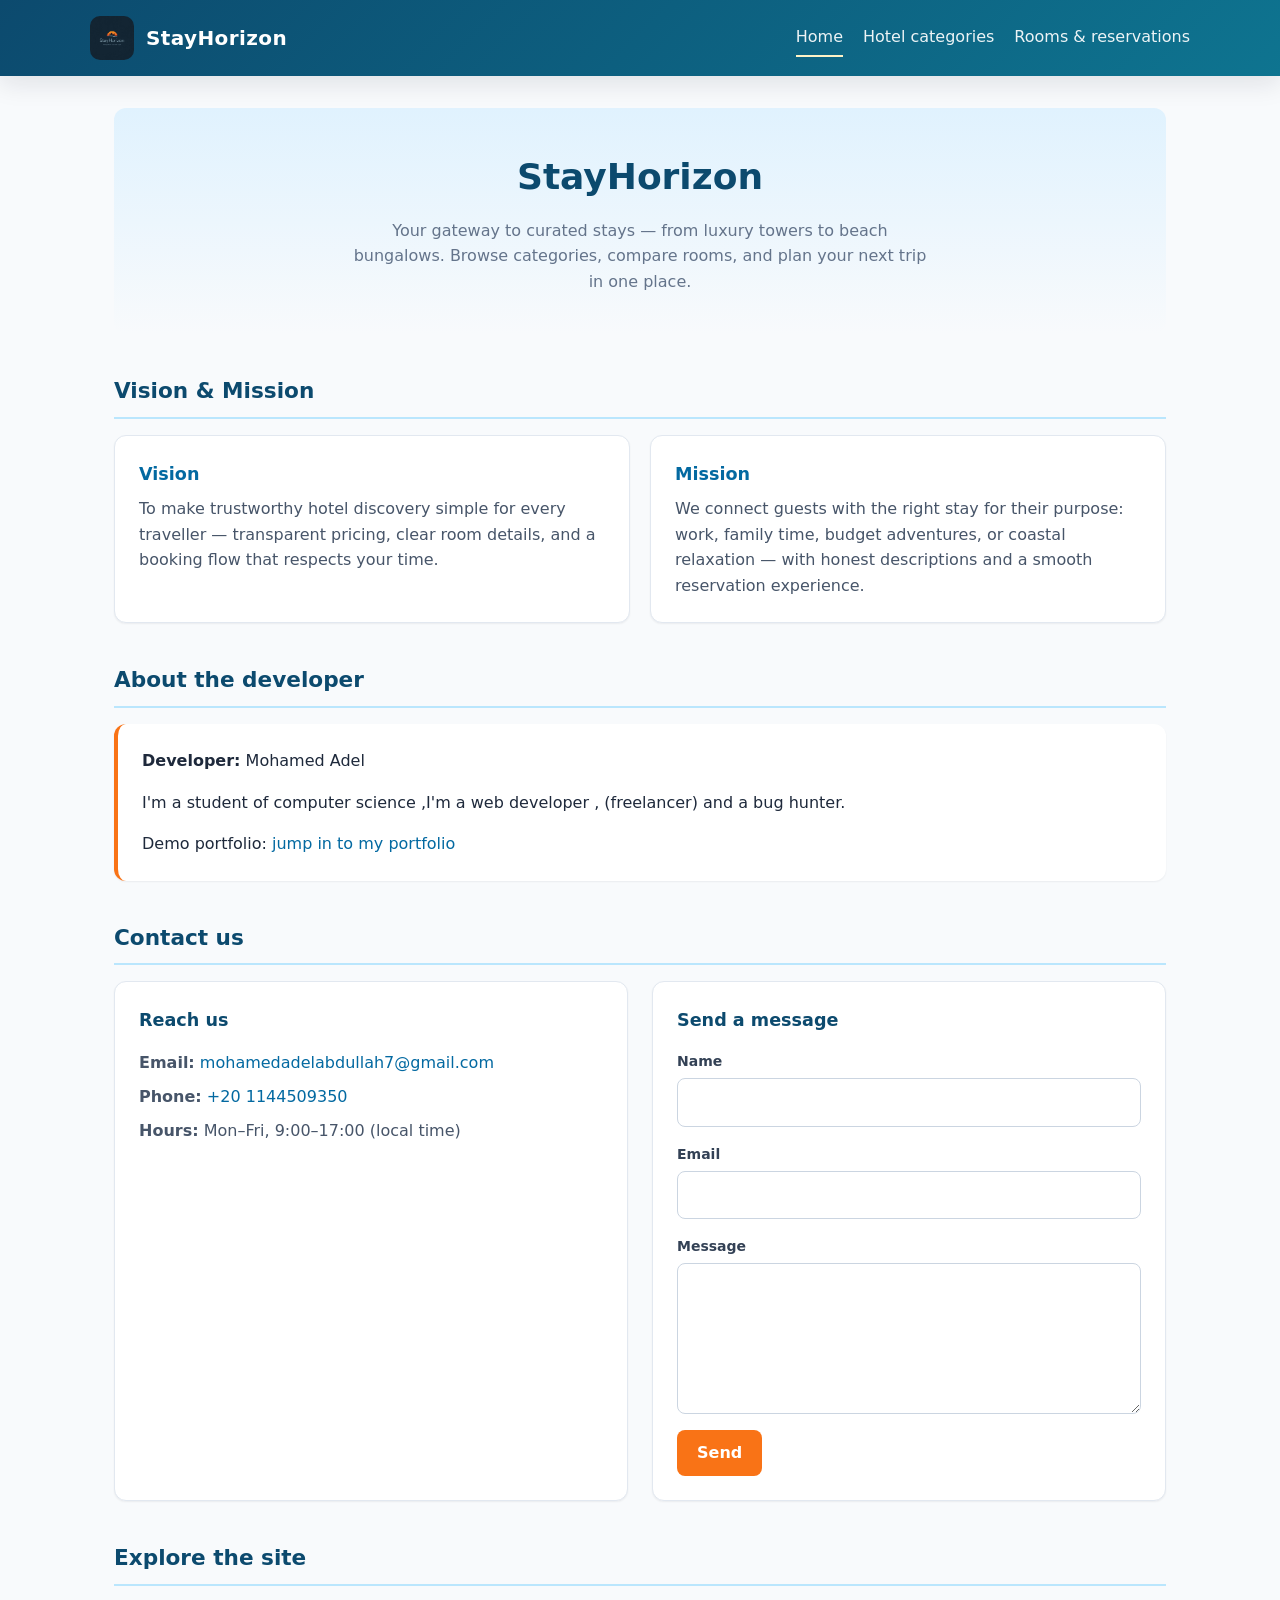
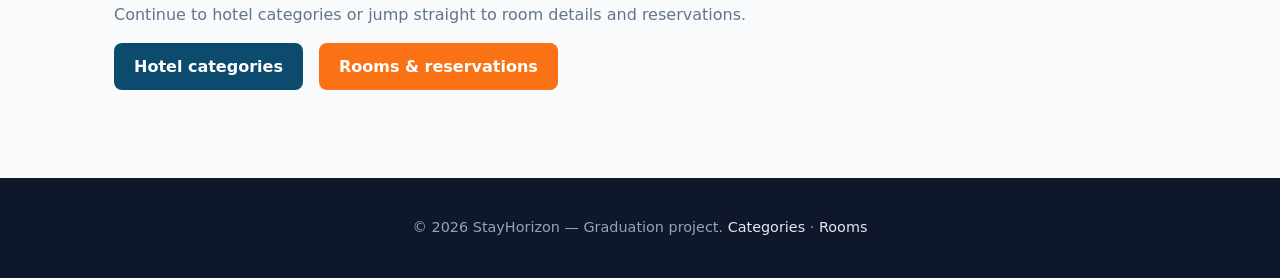
<file: index.html>
<?xml version="1.0" encoding="UTF-8"?>
<!DOCTYPE html PUBLIC "-//W3C//DTD XHTML 1.0 Transitional//EN"
  "http://www.w3.org/TR/xhtml1/DTD/xhtml1-transitional.dtd">
<html xmlns="http://www.w3.org/1999/xhtml" xml:lang="en" lang="en">
  <head>
    <meta http-equiv="Content-Type" content="text/html; charset=UTF-8" />
    <meta name="viewport" content="width=device-width, initial-scale=1.0" />
    <title>StayHorizon — Book Hotels Online</title>
    <link rel="stylesheet" type="text/css" href="css/styles.css" />
    <script type="text/javascript" src="js/app.js" defer="defer"></script>
  </head>
  <body>
    <div class="site-header">
      <div class="site-header__inner">
        <a class="site-logo" href="index.html">
          <img src="Images/LOGOOO.jpg" alt="StayHorizon logo" width="44" height="44" />
          <span class="site-logo__text">StayHorizon</span>
        </a>
        <div class="site-nav">
          <a href="index.html" class="active-nav">Home</a>
          <a href="categories.html">Hotel categories</a>
          <a href="rooms.html">Rooms &amp; reservations</a>
        </div>
      </div>
    </div>

    <div class="main-content">
      <div class="hero">
        <h1 id="site-title-heading">StayHorizon</h1>
        <p>
          Your gateway to curated stays — from luxury towers to beach bungalows. Browse categories,
          compare rooms, and plan your next trip in one place.
        </p>
      </div>

      <div class="section">
        <h2 id="vm-heading">Vision &amp; Mission</h2>
        <div class="vision-mission">
          <div class="vm-card">
            <h3>Vision</h3>
            <p>
              To make trustworthy hotel discovery simple for every traveller — transparent pricing,
              clear room details, and a booking flow that respects your time.
            </p>
          </div>
          <div class="vm-card">
            <h3>Mission</h3>
            <p>
              We connect guests with the right stay for their purpose: work, family time, budget
              adventures, or coastal relaxation — with honest descriptions and a smooth reservation
              experience.
            </p>
          </div>
        </div>
      </div>

      <div class="section">
        <h2 id="about-heading">About the developer</h2>
        <div class="about-dev">
          <p>
            <strong>Developer:</strong> Mohamed Adel
          </p>
          <p>
            I'm a student of computer science ,I'm a web developer , (freelancer) and a bug hunter.
          </p>
          <p>
            Demo portfolio:
            <a href="https://mohamed-adel-portfolio.netlify.app/" target="_blank">
              jump in to my portfolio
            </a>
          </p>
        </div>
      </div>

      <div class="section">
        <h2 id="contact-heading">Contact us</h2>
        <div class="contact-grid">
          <div class="contact-card">
            <h3>Reach us</h3>
            <ul class="contact-list">
              <li>
                <strong>Email:</strong>
                <a href="mailto:mohamedadelabdullah7@gmail.com">mohamedadelabdullah7@gmail.com</a>
              </li>
              <li><strong>Phone:</strong> <a href="https://wa.me/201144509350" target="_blank">+20 1144509350</a></li>
              <li><strong>Hours:</strong> Mon–Fri, 9:00–17:00 (local time)</li>
            </ul>
          </div>
          <div class="contact-card">
            <h3>Send a message</h3>
            <form id="contact-form" action="#" class="contact-form">
              <label for="name">Name</label>
              <input type="text" id="name" name="name" />
              <label for="email">Email</label>
              <input type="email" id="email" name="email" />
              <label for="message">Message</label>
              <textarea id="message" name="message" rows="5" cols="30"></textarea>
              <button type="submit" class="btn btn--primary">Send</button>
            </form>
          </div>
        </div>
      </div>

      <div class="section">
        <h2 id="nav-pages-heading">Explore the site</h2>
        <p class="page-intro" style="margin-bottom: 0">
          Continue to hotel categories or jump straight to room details and reservations.
        </p>
        <div class="quick-links">
          <a class="btn btn--secondary" href="categories.html">Hotel categories</a>
          <a class="btn btn--primary" href="rooms.html">Rooms &amp; reservations</a>
        </div>
      </div>
    </div>

    <div class="site-footer">
      <p>
        &copy; <span id="y">2026</span> StayHorizon — Graduation project.
        <a href="categories.html">Categories</a> ·
        <a href="rooms.html">Rooms</a>
      </p>
    </div>
  </body>
</html>
</file>
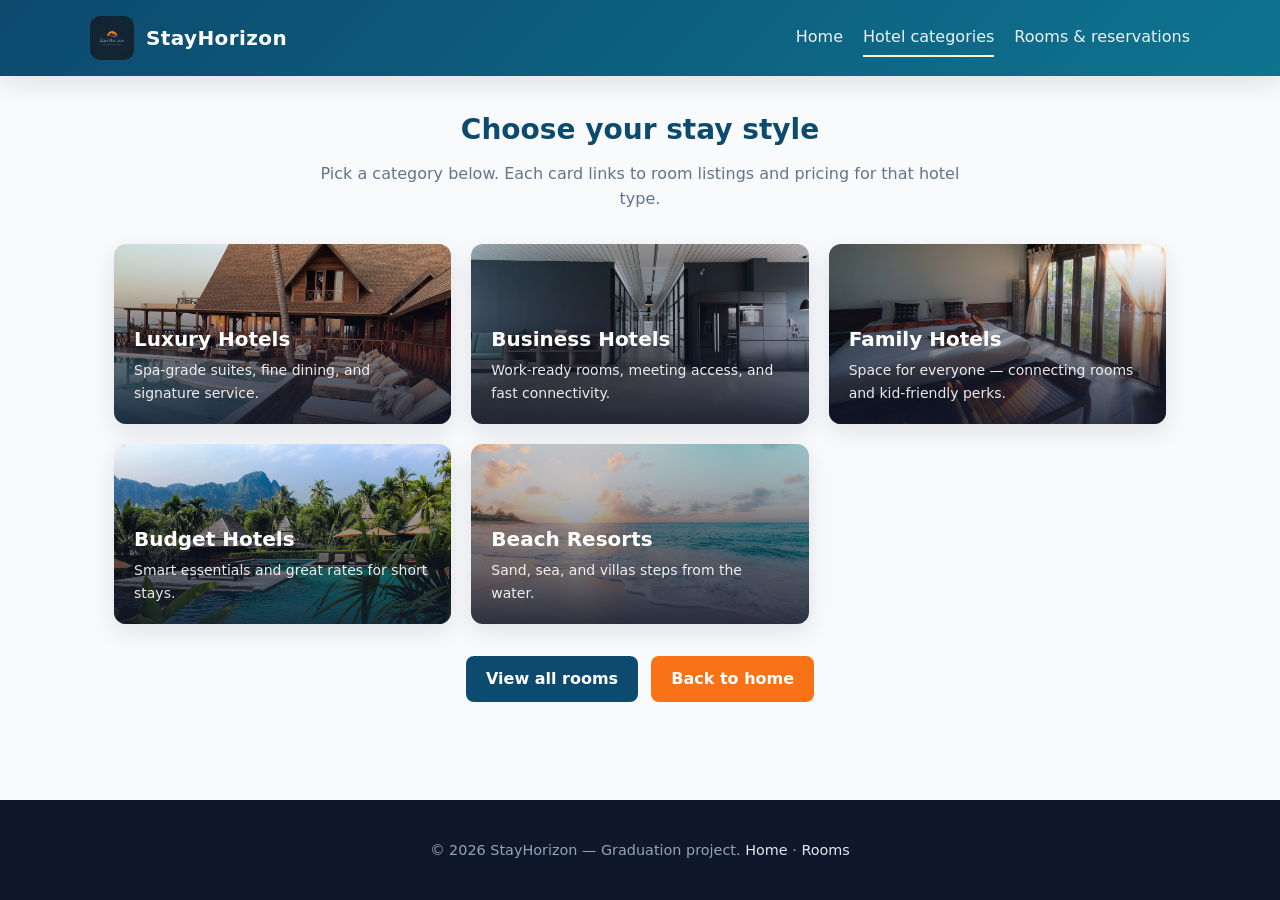
<file: categories.html>
<?xml version="1.0" encoding="UTF-8"?>
<!DOCTYPE html PUBLIC "-//W3C//DTD XHTML 1.0 Transitional//EN"
  "http://www.w3.org/TR/xhtml1/DTD/xhtml1-transitional.dtd">
<html xmlns="http://www.w3.org/1999/xhtml" xml:lang="en" lang="en">
  <head>
    <meta http-equiv="Content-Type" content="text/html; charset=UTF-8" />
    <meta name="viewport" content="width=device-width, initial-scale=1.0" />
    <title>Hotel Categories — StayHorizon</title>
    <link rel="stylesheet" type="text/css" href="css/styles.css" />
    <script type="text/javascript" src="js/app.js" defer="defer"></script>
  </head>
  <body>
    <div class="site-header">
      <div class="site-header__inner">
        <a class="site-logo" href="index.html">
          <img src="Images/LOGOOO.jpg" alt="StayHorizon logo" width="44" height="44" />
          <span class="site-logo__text">StayHorizon</span>
        </a>
        <div class="site-nav">
          <a href="index.html">Home</a>
          <a href="categories.html" class="active-nav">Hotel categories</a>
          <a href="rooms.html">Rooms &amp; reservations</a>
        </div>
      </div>
    </div>

    <div class="main-content">
      <div class="categories-intro">
        <h1 class="page-title">Choose your stay style</h1>
        <p class="page-intro" style="margin: 0 auto">
          Pick a category below. Each card links to room listings and pricing for that hotel type.
        </p>
      </div>

      <div class="category-grid">
        <a class="category-card cat-luxury" href="rooms.html?cat=luxury">
          <span class="category-card__bg"></span>
          <span class="category-card__overlay"></span>
          <div class="category-card__content">
            <h2>Luxury Hotels</h2>
            <p>Spa-grade suites, fine dining, and signature service.</p>
          </div>
        </a>

        <a class="category-card cat-business" href="rooms.html?cat=business">
          <span class="category-card__bg"></span>
          <span class="category-card__overlay"></span>
          <div class="category-card__content">
            <h2>Business Hotels</h2>
            <p>Work-ready rooms, meeting access, and fast connectivity.</p>
          </div>
        </a>

        <a class="category-card cat-family" href="rooms.html?cat=family">
          <span class="category-card__bg"></span>
          <span class="category-card__overlay"></span>
          <div class="category-card__content">
            <h2>Family Hotels</h2>
            <p>Space for everyone — connecting rooms and kid-friendly perks.</p>
          </div>
        </a>

        <a class="category-card cat-budget" href="rooms.html?cat=budget">
          <span class="category-card__bg"></span>
          <span class="category-card__overlay"></span>
          <div class="category-card__content">
            <h2>Budget Hotels</h2>
            <p>Smart essentials and great rates for short stays.</p>
          </div>
        </a>

        <a class="category-card cat-beach" href="rooms.html?cat=beach">
          <span class="category-card__bg"></span>
          <span class="category-card__overlay"></span>
          <div class="category-card__content">
            <h2>Beach Resorts</h2>
            <p>Sand, sea, and villas steps from the water.</p>
          </div>
        </a>
      </div>

      <p style="margin-top: 2rem; text-align: center">
        <a class="btn btn--secondary" href="rooms.html">View all rooms</a>
        <a class="btn btn--primary" href="index.html" style="margin-left: 0.5rem">Back to home</a>
      </p>
    </div>

    <div class="site-footer">
      <p>
        &copy; 2026 StayHorizon — Graduation project.
        <a href="index.html">Home</a> ·
        <a href="rooms.html">Rooms</a>
      </p>
    </div>
  </body>
</html>
</file>
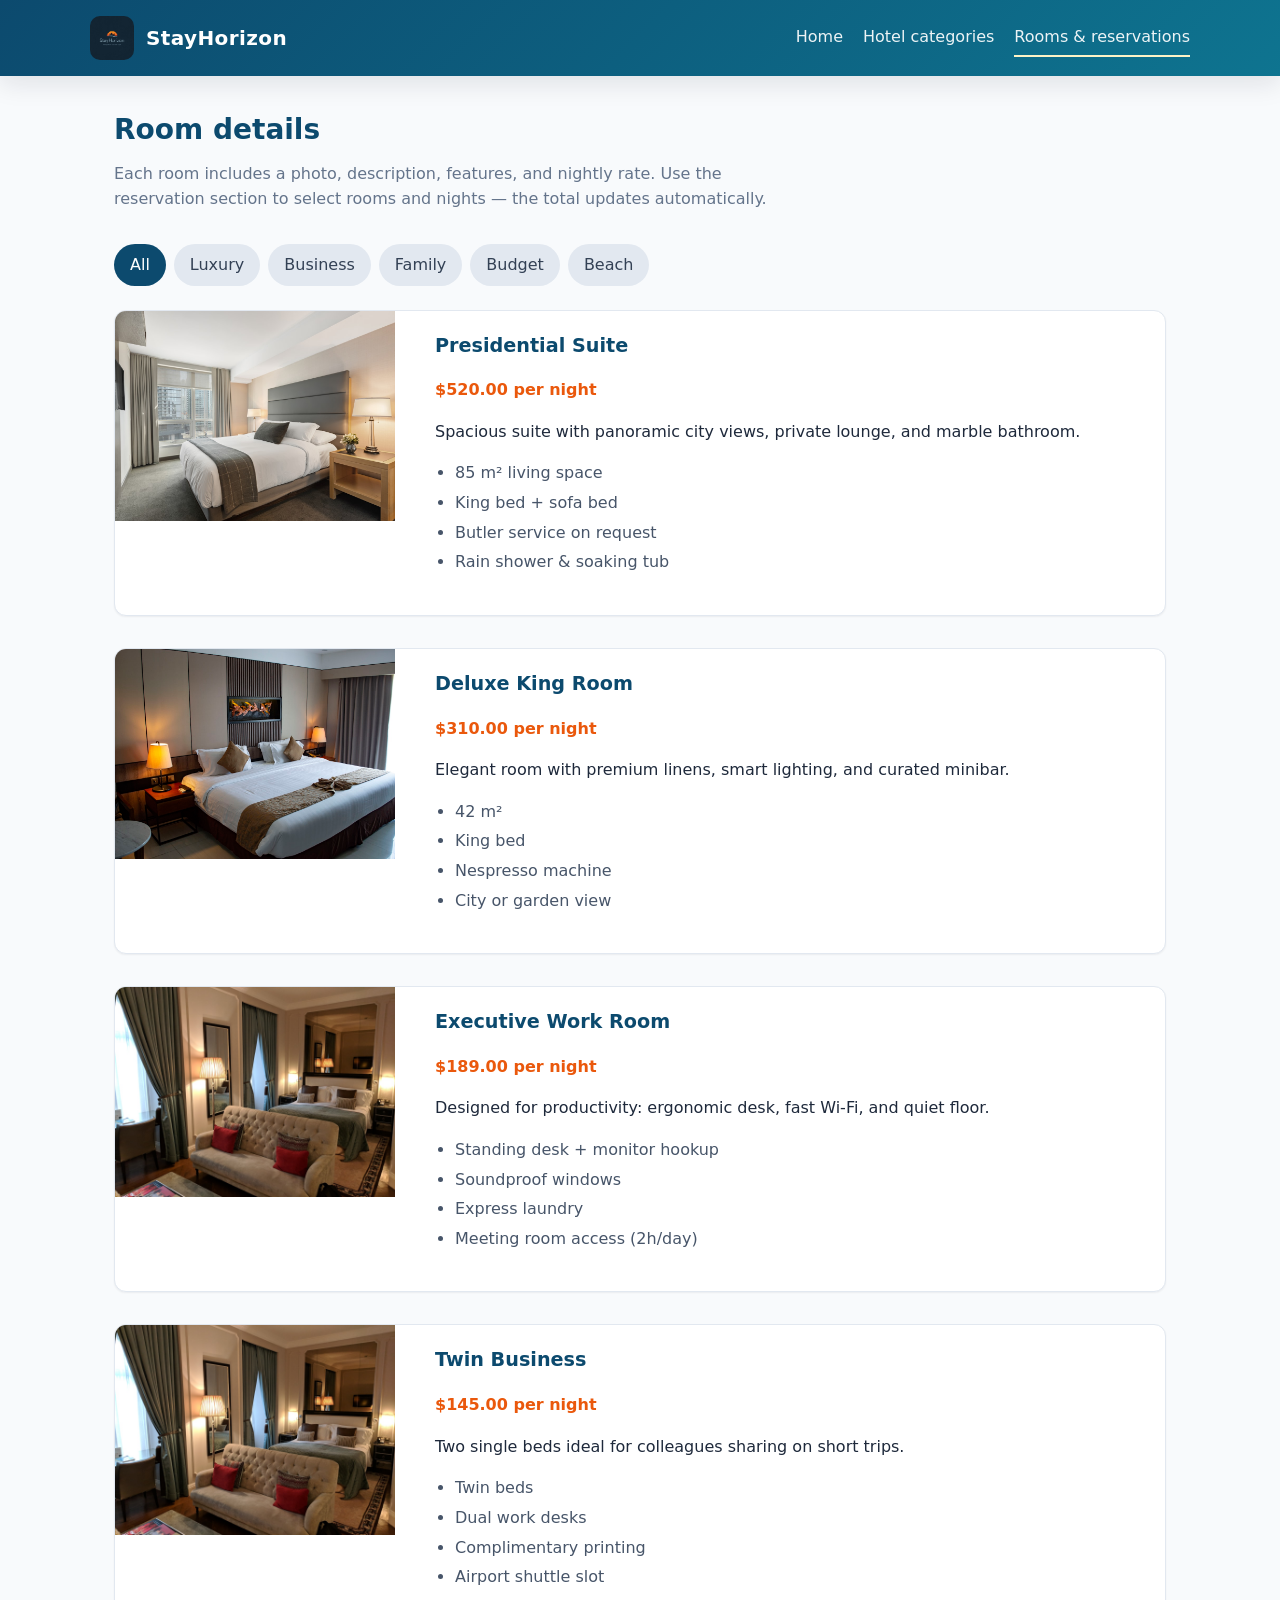
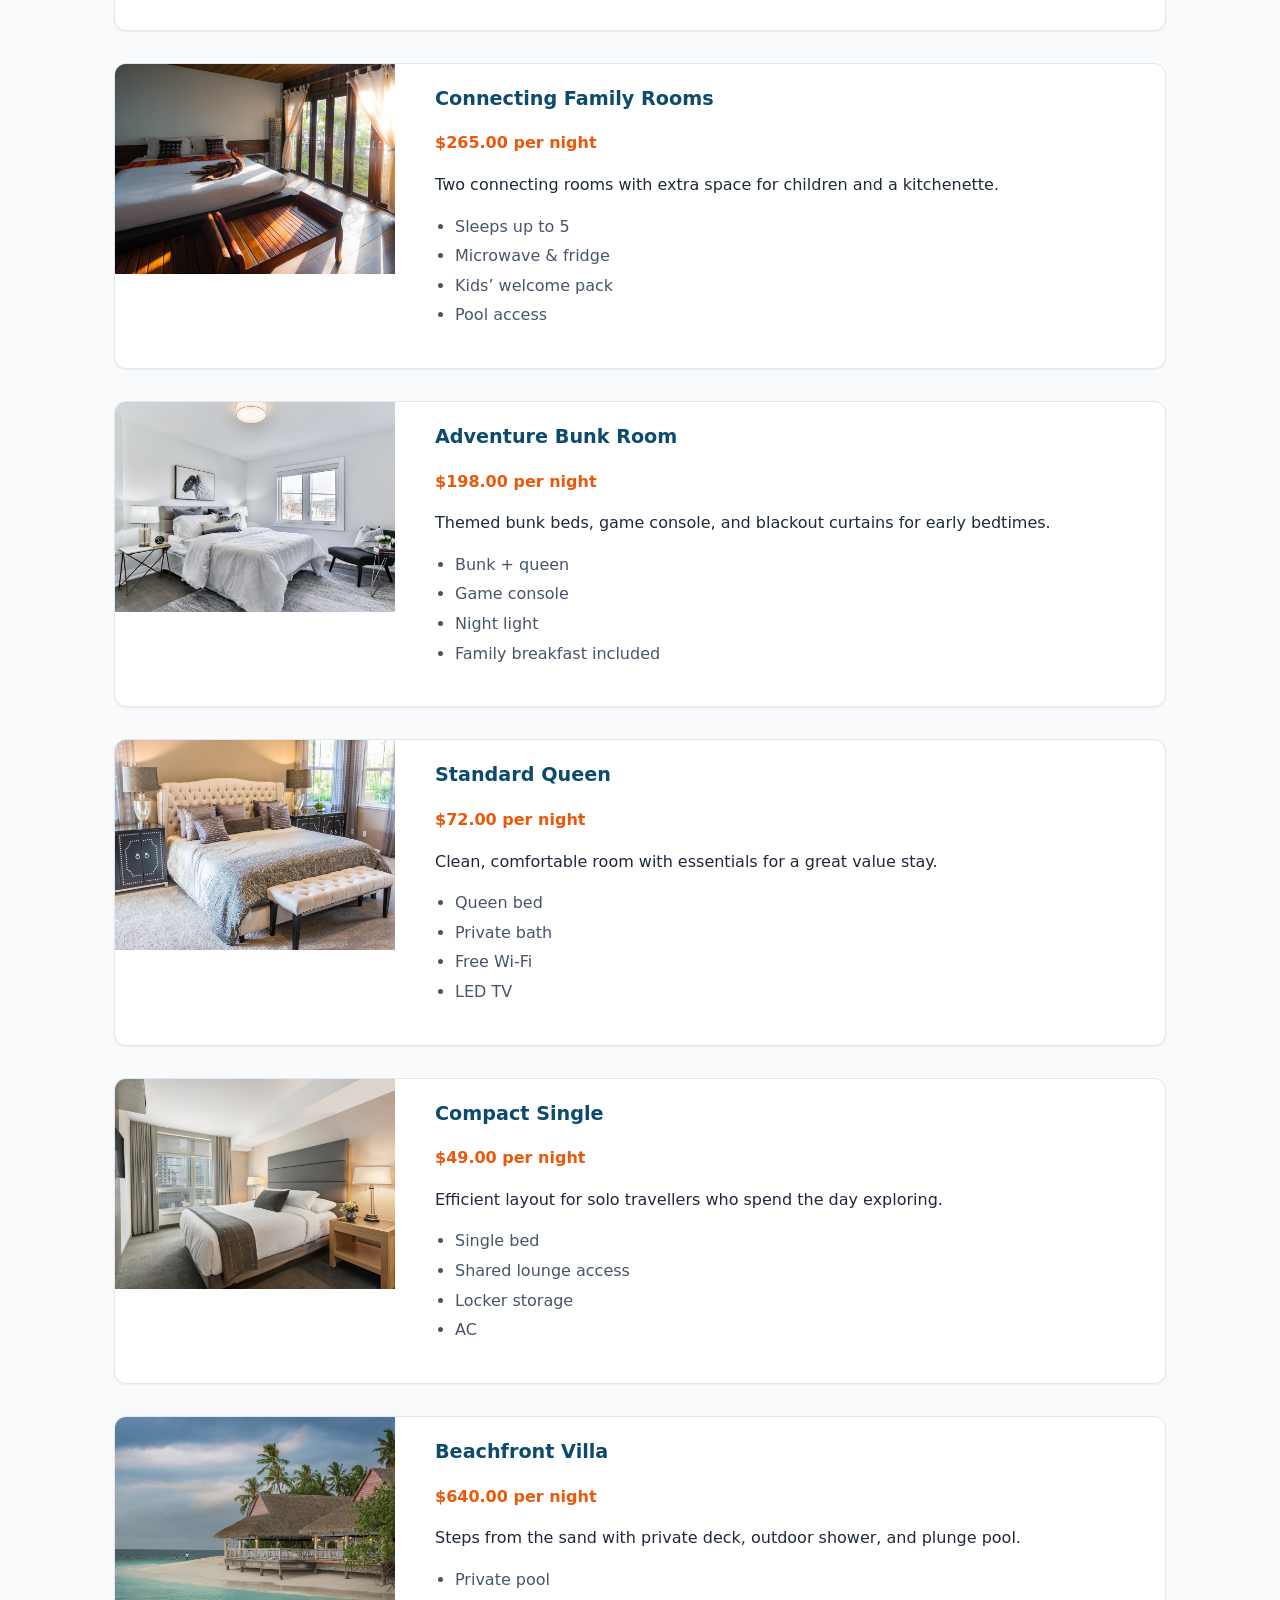
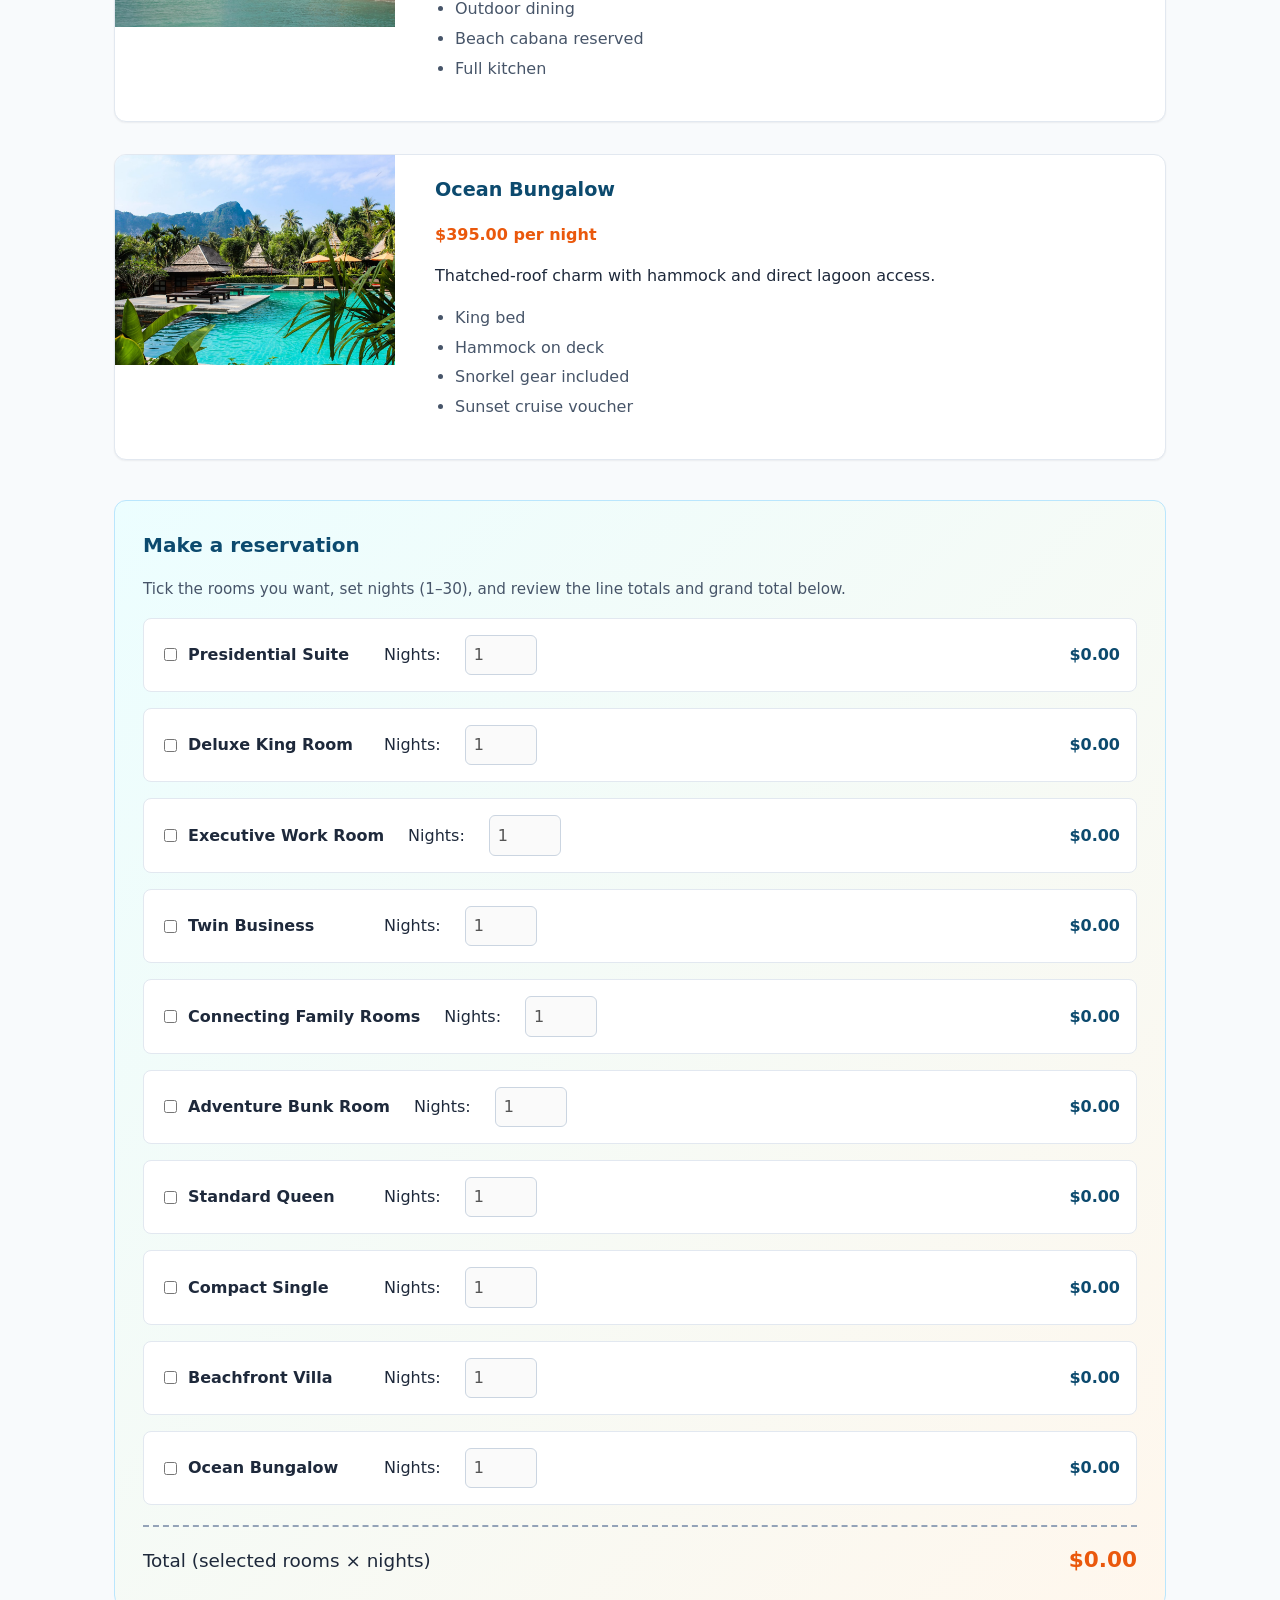
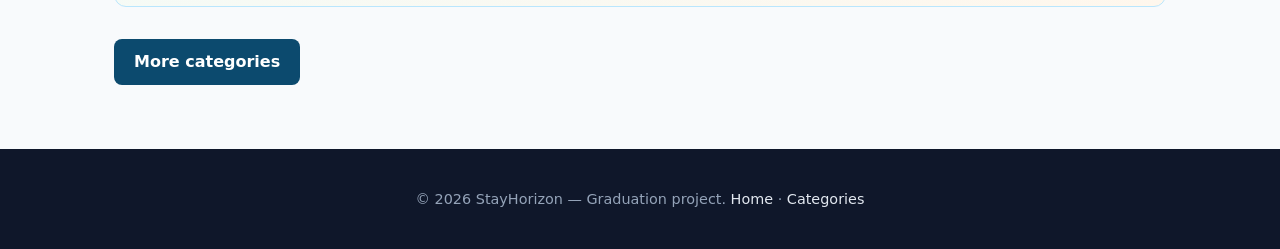
<file: rooms.html>
<?xml version="1.0" encoding="UTF-8"?>
<!DOCTYPE html PUBLIC "-//W3C//DTD XHTML 1.0 Transitional//EN"
  "http://www.w3.org/TR/xhtml1/DTD/xhtml1-transitional.dtd">
<html xmlns="http://www.w3.org/1999/xhtml" xml:lang="en" lang="en">
  <head>
    <meta http-equiv="Content-Type" content="text/html; charset=UTF-8" />
    <meta name="viewport" content="width=device-width, initial-scale=1.0" />
    <title>Room Details &amp; Reservations — StayHorizon</title>
    <link rel="stylesheet" type="text/css" href="css/styles.css" />
    <script type="text/javascript" src="js/app.js" defer="defer"></script>
  </head>
  <body>
    <div class="site-header">
      <div class="site-header__inner">
        <a class="site-logo" href="index.html">
          <img src="Images/LOGOOO.jpg" alt="StayHorizon logo" width="44" height="44" />
          <span class="site-logo__text">StayHorizon</span>
        </a>
        <div class="site-nav">
          <a href="index.html">Home</a>
          <a href="categories.html">Hotel categories</a>
          <a href="rooms.html" class="active-nav">Rooms &amp; reservations</a>
        </div>
      </div>
    </div>

    <div class="main-content">
      <h1 class="page-title">Room details</h1>
      <p class="page-intro">
        Each room includes a photo, description, features, and nightly rate. Use the reservation
        section to select rooms and nights — the total updates automatically.
      </p>

      <div class="filter-bar">
        <a href="rooms.html?cat=all">All</a>
        <a href="rooms.html?cat=luxury">Luxury</a>
        <a href="rooms.html?cat=business">Business</a>
        <a href="rooms.html?cat=family">Family</a>
        <a href="rooms.html?cat=budget">Budget</a>
        <a href="rooms.html?cat=beach">Beach</a>
      </div>

      <div id="room-list" class="room-list"></div>
      
      <div class="reservation-panel">
        <h2 id="reserve-heading">Make a reservation</h2>
        <p style="margin: 0 0 1rem; color: #475569; font-size: 0.95rem">
          Tick the rooms you want, set nights (1–30), and review the line totals and grand total
          below.
        </p>
        <div id="reserve-rows" class="reserve-rows"></div>
        <div class="total-line">
          <span>Total (selected rooms &times; nights)</span>
          <strong id="reserve-total">$0.00</strong>
        </div>
      </div>

      <p style="margin-top: 2rem">
        <a class="btn btn--secondary" href="categories.html">More categories</a>
      </p>
    </div>

    <div class="site-footer">
      <p>
        &copy; 2026 StayHorizon — Graduation project.
        <a href="index.html">Home</a> ·
        <a href="categories.html">Categories</a>
      </p>
    </div>
  </body>
</html>
</file>
<file: css/styles.css>
:root {
  --color-ocean: #0c4a6e;
  --color-ocean-light: #0369a1;
  --color-sand: #fef3c7;
  --color-coral: #f97316;
  --color-coral-dark: #ea580c;
  --color-white: #ffffff;
  --color-muted: #64748b;
  --color-surface: #f8fafc;
  --color-card: #ffffff;
  --shadow-sm: 0 1px 2px rgba(15, 23, 42, 0.06);
  --shadow-md: 0 8px 24px rgba(15, 23, 42, 0.1);
  --radius: 12px;
  --font-sans: "Segoe UI", system-ui, -apple-system, sans-serif;
}

*,
*::before,
*::after {
  box-sizing: border-box;
}

html {
  scroll-behavior: smooth;
}

body {
  margin: 0;
  font-family: var(--font-sans);
  font-size: 1rem;
  line-height: 1.6;
  color: #1e293b;
  background: var(--color-surface);
  display: flex;
  flex-direction: column;
  min-height: 100vh;
}

img {
  max-width: 100%;
  height: auto;
  display: block;
}

a {
  color: var(--color-ocean-light);
  text-decoration: none;
}

a:hover {
  text-decoration: underline;
}

a:focus,
button:focus,
input:focus,
textarea:focus,
select:focus {
  outline: 2px solid var(--color-coral);
  outline-offset: 2px;
}

.site-header {
  background: linear-gradient(135deg, var(--color-ocean) 0%, #0e7490 100%);
  color: var(--color-white);
  padding: 1rem 1.5rem;
  box-shadow: var(--shadow-md);
}

.site-header__inner {
  max-width: 1100px;
  margin: 0 auto;
  display: flex;
  flex-wrap: wrap;
  align-items: center;
  justify-content: space-between;
  gap: 1rem;
}

.site-logo {
  display: flex;
  align-items: center;
  gap: 0.75rem;
  color: inherit;
  text-decoration: none;
}

.site-logo:hover {
  text-decoration: none;
  opacity: 0.95;
}

.site-logo img {
  flex-shrink: 0;
  width: 44px;
  height: 44px;
  object-fit: cover;
  border-radius: 10px;
}

.site-logo__text {
  font-weight: 700;
  font-size: 1.25rem;
  letter-spacing: 0.02em;
}

.site-nav {
  display: flex;
  flex-wrap: wrap;
  gap: 0.5rem 1.25rem;
}

.site-nav a {
  color: rgba(255, 255, 255, 0.92);
  font-weight: 500;
  text-decoration: none;
  padding: 0.35rem 0;
  border-bottom: 2px solid transparent;
}

.site-nav a:hover,
.site-nav a.active-nav {
  border-bottom: 2px solid var(--color-sand);
  text-decoration: none;
}

.main-content {
  flex: 1;
  width: 100%;
  max-width: 1100px;
  margin: 0 auto;
  padding: 2rem 1.5rem 3rem;
}

.page-title {
  font-size: 1.75rem;
  color: var(--color-ocean);
  margin: 0 0 0.5rem;
}

.page-intro {
  color: var(--color-muted);
  margin: 0 0 2rem;
  max-width: 65ch;
}

.hero {
  text-align: center;
  padding: 2.5rem 1rem;
  background: linear-gradient(180deg, #e0f2fe 0%, var(--color-surface) 100%);
  border-radius: var(--radius);
  margin-bottom: 2.5rem;
}

.hero h1 {
  font-size: clamp(1.75rem, 4vw, 2.25rem);
  color: var(--color-ocean);
  margin: 0 0 0.75rem;
}

.hero p {
  margin: 0 auto;
  max-width: 36rem;
  color: var(--color-muted);
}

.section {
  margin-bottom: 2.5rem;
}

.section h2 {
  font-size: 1.35rem;
  color: var(--color-ocean);
  margin: 0 0 1rem;
  padding-bottom: 0.5rem;
  border-bottom: 2px solid #bae6fd;
}

.vision-mission {
  display: grid;
  gap: 1.25rem;
}

@media (min-width: 640px) {
  .vision-mission {
    grid-template-columns: 1fr 1fr;
  }
}

.vm-card {
  background: var(--color-card);
  padding: 1.5rem;
  border-radius: var(--radius);
  box-shadow: var(--shadow-sm);
  border: 1px solid #e2e8f0;
}

.vm-card h3 {
  margin: 0 0 0.5rem;
  font-size: 1.1rem;
  color: var(--color-ocean-light);
}

.vm-card p {
  margin: 0;
  color: #475569;
}

.about-dev {
  background: var(--color-card);
  padding: 1.5rem;
  border-radius: var(--radius);
  box-shadow: var(--shadow-sm);
  border-left: 4px solid var(--color-coral);
}

.about-dev p {
  margin: 0 0 1rem;
}

.about-dev p:last-child {
  margin-bottom: 0;
}

.contact-grid {
  display: grid;
  gap: 1.5rem;
}

@media (min-width: 720px) {
  .contact-grid {
    grid-template-columns: 1fr 1fr;
  }
}

.contact-card {
  background: var(--color-card);
  padding: 1.5rem;
  border-radius: var(--radius);
  box-shadow: var(--shadow-sm);
  border: 1px solid #e2e8f0;
}

.contact-card h3 {
  margin: 0 0 1rem;
  font-size: 1.1rem;
  color: var(--color-ocean);
}

.contact-list {
  list-style: none;
  margin: 0;
  padding: 0;
}

.contact-list li {
  margin-bottom: 0.5rem;
  color: #475569;
}

.contact-form label {
  display: block;
  font-weight: 600;
  font-size: 0.875rem;
  margin-bottom: 0.35rem;
  color: #334155;
}

.contact-form input,
.contact-form textarea {
  width: 100%;
  padding: 0.65rem 0.75rem;
  border: 1px solid #cbd5e1;
  border-radius: 8px;
  font: inherit;
  margin-bottom: 1rem;
}

.contact-form textarea {
  min-height: 100px;
  resize: vertical;
}

.btn {
  display: inline-block;
  padding: 0.65rem 1.25rem;
  font: inherit;
  font-weight: 600;
  border: none;
  border-radius: 8px;
  cursor: pointer;
  text-decoration: none;
  transition: background 0.15s, transform 0.1s;
}

.btn:hover {
  text-decoration: none;
}

.btn--primary {
  background: var(--color-coral);
  color: var(--color-white);
}

.btn--primary:hover {
  background: var(--color-coral-dark);
}

.btn--secondary {
  background: var(--color-ocean);
  color: var(--color-white);
}

.btn--secondary:hover {
  background: var(--color-ocean-light);
}

.quick-links {
  display: flex;
  flex-wrap: wrap;
  gap: 1rem;
  margin-top: 1rem;
}

.quick-links .btn {
  text-align: center;
}

.categories-intro {
  text-align: center;
  margin-bottom: 2rem;
}

.category-grid {
  display: grid;
  gap: 1.25rem;
  grid-template-columns: 1fr;
}

@media (min-width: 600px) {
  .category-grid {
    grid-template-columns: repeat(2, 1fr);
  }
}

@media (min-width: 900px) {
  .category-grid {
    grid-template-columns: repeat(3, 1fr);
  }
}

.category-card {
  position: relative;
  display: block;
  border-radius: var(--radius);
  overflow: hidden;
  min-height: 180px;
  text-decoration: none;
  color: var(--color-white);
  box-shadow: var(--shadow-md);
  transition: transform 0.2s, box-shadow 0.2s;
}

.category-card:hover {
  transform: translateY(-4px);
  box-shadow: 0 16px 40px rgba(15, 23, 42, 0.18);
  text-decoration: none;
}

.category-card__bg {
  position: absolute;
  inset: 0;
  background-size: cover;
  background-position: center;
}

.category-card__overlay {
  position: absolute;
  inset: 0;
  background: linear-gradient(180deg, transparent 0%, rgba(15, 23, 42, 0.85) 100%);
}

.category-card__content {
  position: absolute;
  bottom: 0;
  left: 0;
  right: 0;
  padding: 1.25rem;
}

.category-card__content h2 {
  margin: 0 0 0.25rem;
  font-size: 1.25rem;
  color: var(--color-white);
  border: none;
  padding: 0;
}

.category-card__content p {
  margin: 0;
  font-size: 0.875rem;
  opacity: 0.9;
}

.cat-luxury .category-card__bg {
  background-image: url("../Images/cat-luxury.jpg");
}

.cat-business .category-card__bg {
  background-image: url("../Images/cat-business.jpg");
}

.cat-family .category-card__bg {
  background-image: url("../Images/cat-family.jpg");
}

.cat-budget .category-card__bg {
  background-image: url("../Images/cat-budget.jpg");
}

.cat-beach .category-card__bg {
  background-image: url("../Images/cat-beach.jpg");
}

.filter-bar {
  display: flex;
  flex-wrap: wrap;
  gap: 0.5rem;
  margin-bottom: 1.5rem;
}

.filter-bar a {
  padding: 0.5rem 1rem;
  border-radius: 999px;
  background: #e2e8f0;
  color: #334155;
  font-weight: 500;
  text-decoration: none;
}

.filter-bar a:hover,
.filter-bar a.is-active {
  background: var(--color-ocean);
  color: var(--color-white);
  text-decoration: none;
}

.room-list {
  display: flex;
  flex-direction: column;
  gap: 2rem;
}

.room-card {
  display: grid;
  gap: 1.25rem;
  background: var(--color-card);
  border-radius: var(--radius);
  overflow: hidden;
  box-shadow: var(--shadow-sm);
  border: 1px solid #e2e8f0;
}

@media (min-width: 700px) {
  .room-card {
    grid-template-columns: 280px 1fr;
  }
}

.room-card__image {
  aspect-ratio: 4 / 3;
  background: #e2e8f0;
}

.room-card__image img {
  width: 100%;
  height: 100%;
  object-fit: cover;
}

.room-card__body {
  padding: 1.25rem 1.25rem 1.5rem;
}

.room-card__body h2 {
  margin: 0 0 0.5rem;
  font-size: 1.2rem;
  color: var(--color-ocean);
  border: none;
  padding: 0;
}

.room-meta {
  font-weight: 700;
  color: var(--color-coral-dark);
  margin-bottom: 0.75rem;
}

.room-features {
  margin: 0 0 1rem;
  padding-left: 1.25rem;
  color: #475569;
}

.room-features li {
  margin-bottom: 0.25rem;
}

.reservation-panel {
  margin-top: 2.5rem;
  padding: 1.75rem;
  background: linear-gradient(135deg, #ecfeff 0%, #fff7ed 100%);
  border-radius: var(--radius);
  border: 1px solid #bae6fd;
}

.reservation-panel h2 {
  margin: 0 0 1rem;
  font-size: 1.25rem;
  color: var(--color-ocean);
  border: none;
  padding: 0;
}

.reserve-rows {
  display: flex;
  flex-direction: column;
  gap: 1rem;
}

.reserve-row {
  display: flex;
  flex-wrap: wrap;
  align-items: center;
  gap: 0.75rem 1.5rem;
  padding: 1rem;
  background: var(--color-white);
  border-radius: 8px;
  border: 1px solid #e2e8f0;
}

.reserve-row label {
  display: flex;
  align-items: center;
  gap: 0.5rem;
  font-weight: 600;
  cursor: pointer;
  min-width: 200px;
}

.reserve-row input[type="number"] {
  width: 4.5rem;
  padding: 0.4rem 0.5rem;
  border-radius: 6px;
  border: 1px solid #cbd5e1;
  font: inherit;
}

.reserve-row .row-price {
  margin-left: auto;
  font-weight: 600;
  color: var(--color-ocean);
}

.total-line {
  margin-top: 1.25rem;
  padding-top: 1rem;
  border-top: 2px dashed #94a3b8;
  display: flex;
  justify-content: space-between;
  align-items: center;
  font-size: 1.15rem;
}

.total-line strong {
  color: var(--color-coral-dark);
  font-size: 1.35rem;
}

.site-footer {
  background: #0f172a;
  color: #94a3b8;
  padding: 1.5rem;
  text-align: center;
  font-size: 0.9rem;
  margin-top: auto;
}

.site-footer a {
  color: #e2e8f0;
}
</file>
